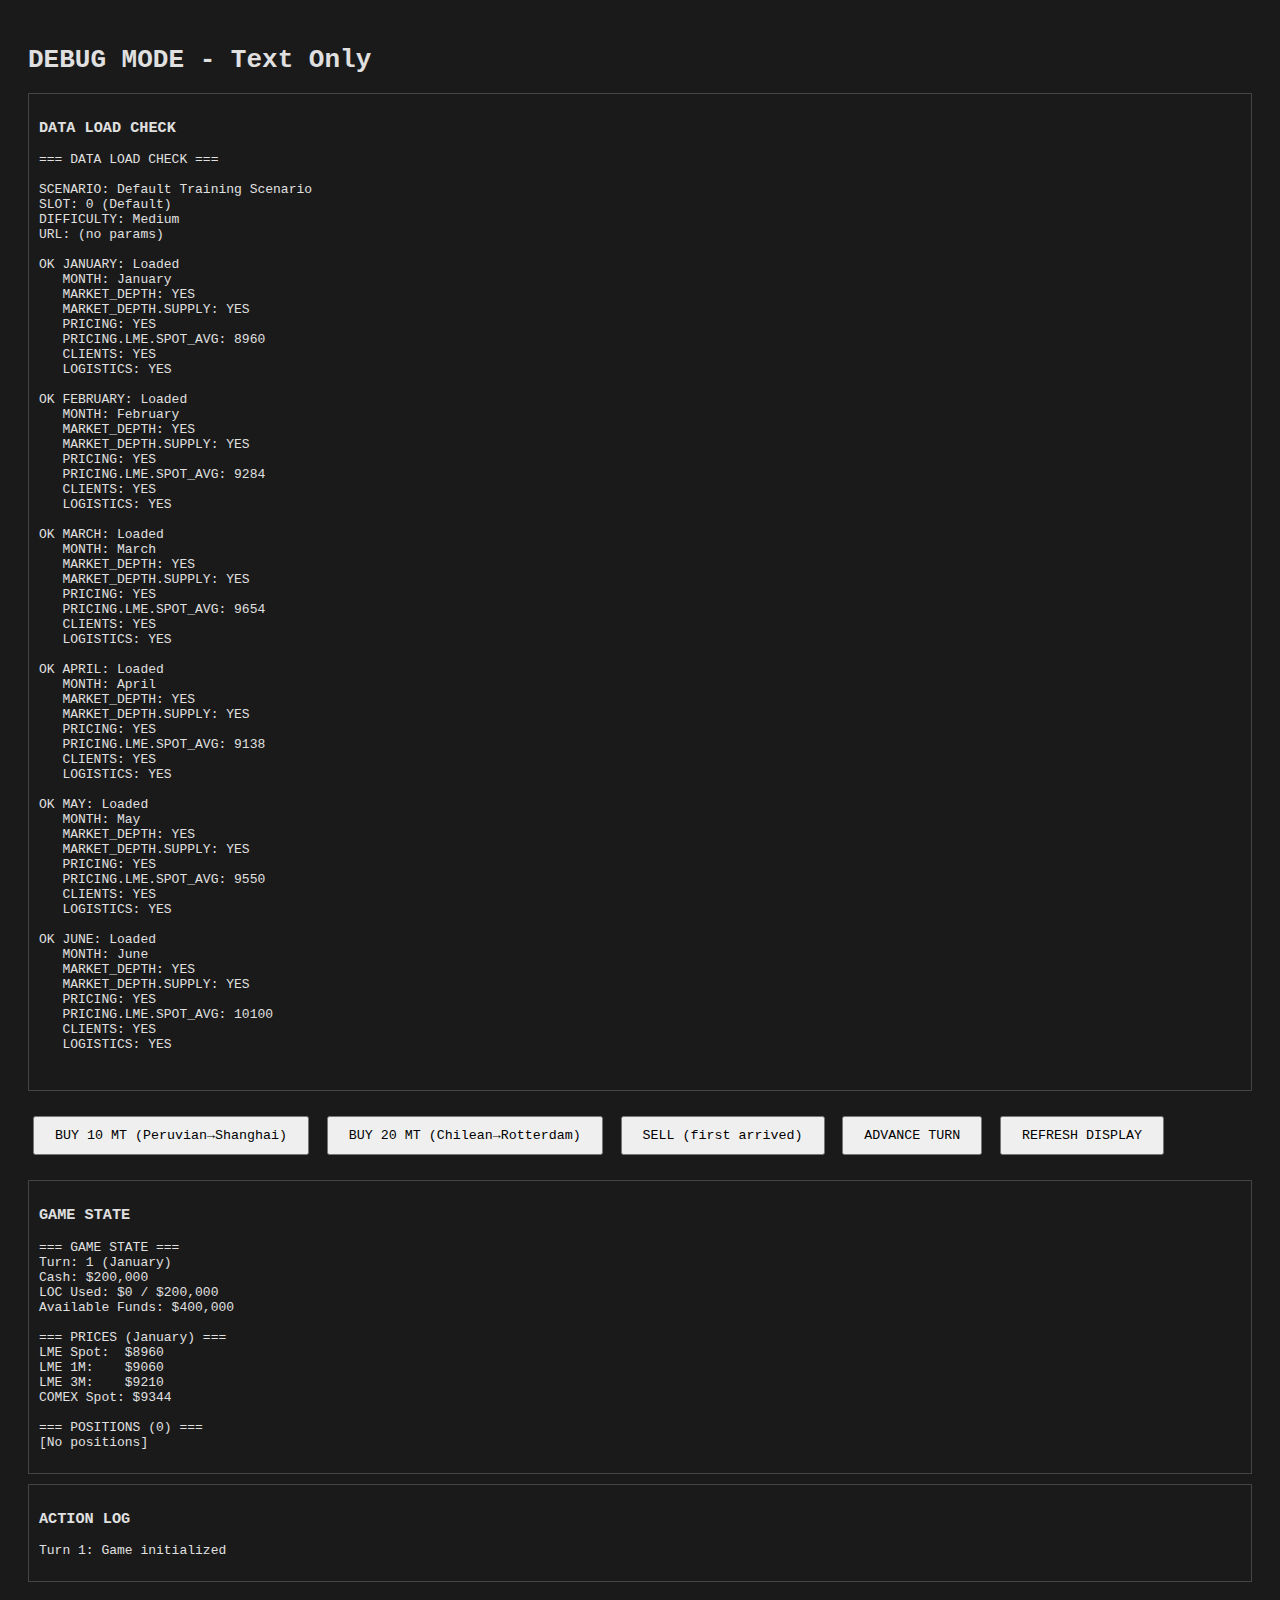
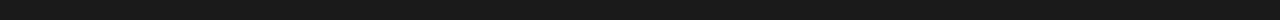
<file: src/debug.html>
<!DOCTYPE html>
<html>
<head>
    <meta charset="UTF-8">
    <title>Debug - Trading Simulator</title>
    <style>
        body { background: #1a1a1a; color: #e0e0e0; font-family: monospace; padding: 20px; }
        pre { white-space: pre-wrap; }
        button { margin: 5px; padding: 10px 20px; font-family: monospace; cursor: pointer; }
        #controls { margin: 20px 0; }
        .section { border: 1px solid #444; padding: 10px; margin: 10px 0; }
    </style>

    <!-- Load data files (for default scenarios) -->
    <script src="data/january.js"></script>
    <script src="data/february.js"></script>
    <script src="data/march.js"></script>
    <script src="data/april.js"></script>
    <script src="data/may.js"></script>
    <script src="data/june.js"></script>

    <!-- ScenarioLoader - bridge between admin panel and game -->
    <script src="js/core/scenario-loader.js"></script>
</head>
<body>
    <h1>DEBUG MODE - Text Only</h1>

    <div class="section">
        <h3>DATA LOAD CHECK</h3>
        <pre id="dataCheck"></pre>
    </div>

    <div id="controls">
        <button onclick="buy('PERUVIAN', 10, 'SHANGHAI')">BUY 10 MT (Peruvian→Shanghai)</button>
        <button onclick="buy('CHILEAN', 20, 'ROTTERDAM')">BUY 20 MT (Chilean→Rotterdam)</button>
        <button onclick="sell()">SELL (first arrived)</button>
        <button onclick="advance()">ADVANCE TURN</button>
        <button onclick="refresh()">REFRESH DISPLAY</button>
    </div>

    <div class="section">
        <h3>GAME STATE</h3>
        <pre id="state"></pre>
    </div>

    <div class="section">
        <h3>ACTION LOG</h3>
        <pre id="log"></pre>
    </div>

<script>
// ============================================================
// MINIMAL GAME STATE - Just the essentials
// ============================================================

const GAME = {
    turn: 1,
    month: 0, // 0=Jan, 1=Feb, etc.
    cash: 200000,
    locLimit: 200000,
    locUsed: 0,
    positions: [],
    history: [],

    // All month data
    monthData: []
};

// Port mapping for freight lookup
const PORT_MAP = {
    'PERUVIAN': 'CALLAO',
    'CHILEAN': 'ANTOFAGASTA'
};

// Log helper
function log(msg) {
    GAME.history.push(`Turn ${GAME.turn}: ${msg}`);
    refresh();
}

// ============================================================
// CORE FUNCTIONS
// ============================================================

function buy(supplier, tonnage, destination) {
    const data = GAME.monthData[GAME.month];
    if (!data) {
        log('ERROR: No month data loaded');
        return;
    }

    // Get supplier info
    const supplyData = data.MARKET_DEPTH.SUPPLY[supplier];
    if (!supplyData) {
        log(`ERROR: Unknown supplier ${supplier}`);
        return;
    }

    // Get freight info
    const portKey = PORT_MAP[supplier];
    const freightData = data.LOGISTICS.FREIGHT_RATES[portKey][destination];
    if (!freightData) {
        log(`ERROR: Unknown route ${portKey} → ${destination}`);
        return;
    }

    // Calculate price
    const spotPrice = data.PRICING.LME.SPOT_AVG;
    const premium = supplyData.SUPPLIER_PREMIUM_USD || 0;
    const freight = freightData.CIF_RATE_USD_PER_TONNE;
    const pricePerMT = spotPrice + premium + freight;
    const totalCost = pricePerMT * tonnage;

    // Check funds
    const available = GAME.cash + (GAME.locLimit - GAME.locUsed);
    if (totalCost > available) {
        log(`ERROR: Insufficient funds. Need $${totalCost}, have $${available}`);
        return;
    }

    // Deduct funds
    if (totalCost <= GAME.cash) {
        GAME.cash -= totalCost;
    } else {
        const fromLOC = totalCost - GAME.cash;
        GAME.cash = 0;
        GAME.locUsed += fromLOC;
    }

    // Calculate arrival (turns based on travel days)
    const travelDays = freightData.TRAVEL_TIME_DAYS;
    const turnsToArrive = Math.ceil(travelDays / 2.5); // ~2.5 days per turn
    const arrivalTurn = GAME.turn + turnsToArrive;

    // Create position
    const position = {
        id: GAME.positions.length + 1,
        supplier: supplier,
        origin: portKey,
        destination: destination,
        tonnage: tonnage,
        pricePerMT: pricePerMT,
        totalCost: totalCost,
        purchaseTurn: GAME.turn,
        arrivalTurn: arrivalTurn,
        status: 'IN_TRANSIT'
    };

    GAME.positions.push(position);
    log(`Bought ${tonnage} MT from ${supplier} @ $${pricePerMT}/MT = $${totalCost}. Arrives turn ${arrivalTurn}`);
}

function sell() {
    // Find first arrived position
    const pos = GAME.positions.find(p => p.status === 'ARRIVED');
    if (!pos) {
        log('ERROR: No arrived positions to sell');
        return;
    }

    const data = GAME.monthData[GAME.month];
    const spotPrice = data.PRICING.LME.SPOT_AVG;
    const clientPremium = 120; // Asia premium
    const salePrice = spotPrice + clientPremium;
    const revenue = salePrice * pos.tonnage;
    const profit = revenue - pos.totalCost;

    // Add revenue
    GAME.cash += revenue;

    // Mark as sold
    pos.status = 'SOLD';
    pos.salePrice = salePrice;
    pos.revenue = revenue;
    pos.profit = profit;

    log(`Sold ${pos.tonnage} MT @ $${salePrice}/MT = $${revenue}. Profit: $${profit}`);
}

function advance() {
    GAME.turn++;

    // Check month change (every 12 turns)
    if (GAME.turn > 12) {
        GAME.turn = 1;
        GAME.month++;
        if (GAME.month > 5) {
            log('GAME OVER - Completed 6 months');
            return;
        }
        log(`New month: ${getMonthName(GAME.month)}`);
    }

    // Update position statuses
    GAME.positions.forEach(pos => {
        if (pos.status === 'IN_TRANSIT' && GAME.turn >= pos.arrivalTurn) {
            pos.status = 'ARRIVED';
            log(`Position #${pos.id} ARRIVED at ${pos.destination}`);
        }
    });

    log(`Advanced to turn ${GAME.turn}`);
}

function getMonthName(index) {
    return ['January', 'February', 'March', 'April', 'May', 'June'][index] || 'Unknown';
}

// ============================================================
// DISPLAY FUNCTIONS
// ============================================================

function refresh() {
    const data = GAME.monthData[GAME.month];

    // State display
    let state = `=== GAME STATE ===
Turn: ${GAME.turn} (${getMonthName(GAME.month)})
Cash: $${GAME.cash.toLocaleString()}
LOC Used: $${GAME.locUsed.toLocaleString()} / $${GAME.locLimit.toLocaleString()}
Available Funds: $${(GAME.cash + GAME.locLimit - GAME.locUsed).toLocaleString()}

=== PRICES (${getMonthName(GAME.month)}) ===`;

    if (data && data.PRICING) {
        state += `
LME Spot:  $${data.PRICING.LME.SPOT_AVG}
LME 1M:    $${data.PRICING.LME.FUTURES_1M}
LME 3M:    $${data.PRICING.LME.FUTURES_3M}
COMEX Spot: $${data.PRICING.COMEX.SPOT_AVG}`;
    } else {
        state += '\n[NO PRICING DATA]';
    }

    state += `

=== POSITIONS (${GAME.positions.length}) ===`;

    if (GAME.positions.length === 0) {
        state += '\n[No positions]';
    } else {
        GAME.positions.forEach(pos => {
            state += `
#${pos.id}: ${pos.tonnage} MT | ${pos.origin}→${pos.destination} | ${pos.status}`;
            if (pos.status === 'IN_TRANSIT') {
                state += ` | Arrives: Turn ${pos.arrivalTurn}`;
            }
            if (pos.status === 'SOLD') {
                state += ` | Profit: $${pos.profit}`;
            }
        });
    }

    document.getElementById('state').textContent = state;

    // Log display
    document.getElementById('log').textContent = GAME.history.join('\n');
}

function checkDataLoad() {
    let result = '=== DATA LOAD CHECK ===\n\n';

    // Initialize ScenarioLoader first (checks URL params)
    ScenarioLoader.init();

    // Log current URL for debugging
    console.log('[DEBUG] Current URL:', window.location.href);
    console.log('[DEBUG] URL search params:', window.location.search);

    // Check what's actually in localStorage
    console.log('[DEBUG] localStorage slots:');
    for (let i = 1; i <= 3; i++) {
        const key = `simulation_slot_${i}`;
        const data = localStorage.getItem(key);
        if (data) {
            try {
                const parsed = JSON.parse(data);
                console.log(`[DEBUG]   Slot ${i}: "${parsed.metadata?.name}" - LME Month 1: ${parsed.pricing?.lme?.[1]?.average}`);
            } catch (e) {
                console.log(`[DEBUG]   Slot ${i}: (invalid JSON)`);
            }
        } else {
            console.log(`[DEBUG]   Slot ${i}: (empty)`);
        }
    }

    // Use ScenarioLoader to load the selected scenario
    const isCustom = ScenarioLoader.loadSelectedScenario();
    const selectedSlot = ScenarioLoader.getSelectedSlot();
    const metadata = ScenarioLoader.getMetadata();

    console.log('[DEBUG] isCustom:', isCustom);
    console.log('[DEBUG] selectedSlot:', selectedSlot);

    result += `SCENARIO: ${metadata.name}\n`;
    result += `SLOT: ${selectedSlot} (${isCustom ? 'Custom' : 'Default'})\n`;
    result += `DIFFICULTY: ${metadata.difficulty || 'Medium'}\n`;
    result += `URL: ${window.location.search || '(no params)'}\n\n`;

    // Get all month data from ScenarioLoader
    const allMonthData = ScenarioLoader.getAllMonthData();
    const monthNames = ['JANUARY', 'FEBRUARY', 'MARCH', 'APRIL', 'MAY', 'JUNE'];

    allMonthData.forEach((data, index) => {
        const name = monthNames[index];
        if (data) {
            result += `OK ${name}: Loaded\n`;
            result += `   MONTH: ${data.MONTH}\n`;
            result += `   MARKET_DEPTH: ${data.MARKET_DEPTH ? 'YES' : 'NO'}\n`;
            result += `   MARKET_DEPTH.SUPPLY: ${data.MARKET_DEPTH?.SUPPLY ? 'YES' : 'NO'}\n`;
            result += `   PRICING: ${data.PRICING ? 'YES' : 'NO'}\n`;
            result += `   PRICING.LME.SPOT_AVG: ${data.PRICING?.LME?.SPOT_AVG || 'MISSING'}\n`;
            result += `   CLIENTS: ${data.CLIENTS ? 'YES' : 'NO'}\n`;
            result += `   LOGISTICS: ${data.LOGISTICS ? 'YES' : 'NO'}\n\n`;

            // Add to game data array
            GAME.monthData.push(data);
        } else {
            result += `X ${name}: NOT LOADED\n\n`;
            GAME.monthData.push(null);
        }
    });

    // Show settings if custom scenario
    if (isCustom) {
        const settings = ScenarioLoader.getSettings();
        result += `\n=== SCENARIO SETTINGS ===\n`;
        result += `Starting Funds: $${settings.startingFunds?.toLocaleString() || 'N/A'}\n`;
        result += `LOC Limit: $${settings.locLimit?.toLocaleString() || 'N/A'}\n`;
        result += `Interest Rate: ${settings.interestRate || 'N/A'}%\n`;

        // Apply settings
        GAME.cash = settings.startingFunds || 200000;
        GAME.locLimit = settings.locLimit || 200000;
    }

    // Show events count
    const events = ScenarioLoader.getEvents();
    if (events.length > 0) {
        result += `\n=== EVENTS: ${events.length} ===\n`;
        events.slice(0, 3).forEach(e => {
            result += `- ${e.name || 'Unnamed'} (Period ${e.startPeriod}-${e.endPeriod})\n`;
        });
        if (events.length > 3) {
            result += `... and ${events.length - 3} more\n`;
        }
    }

    document.getElementById('dataCheck').textContent = result;
}

// ============================================================
// INITIALIZATION
// ============================================================

window.onload = function() {
    console.log('Debug page loading...');
    checkDataLoad();
    refresh();
    log('Game initialized');
};
</script>
</body>
</html>
</file>
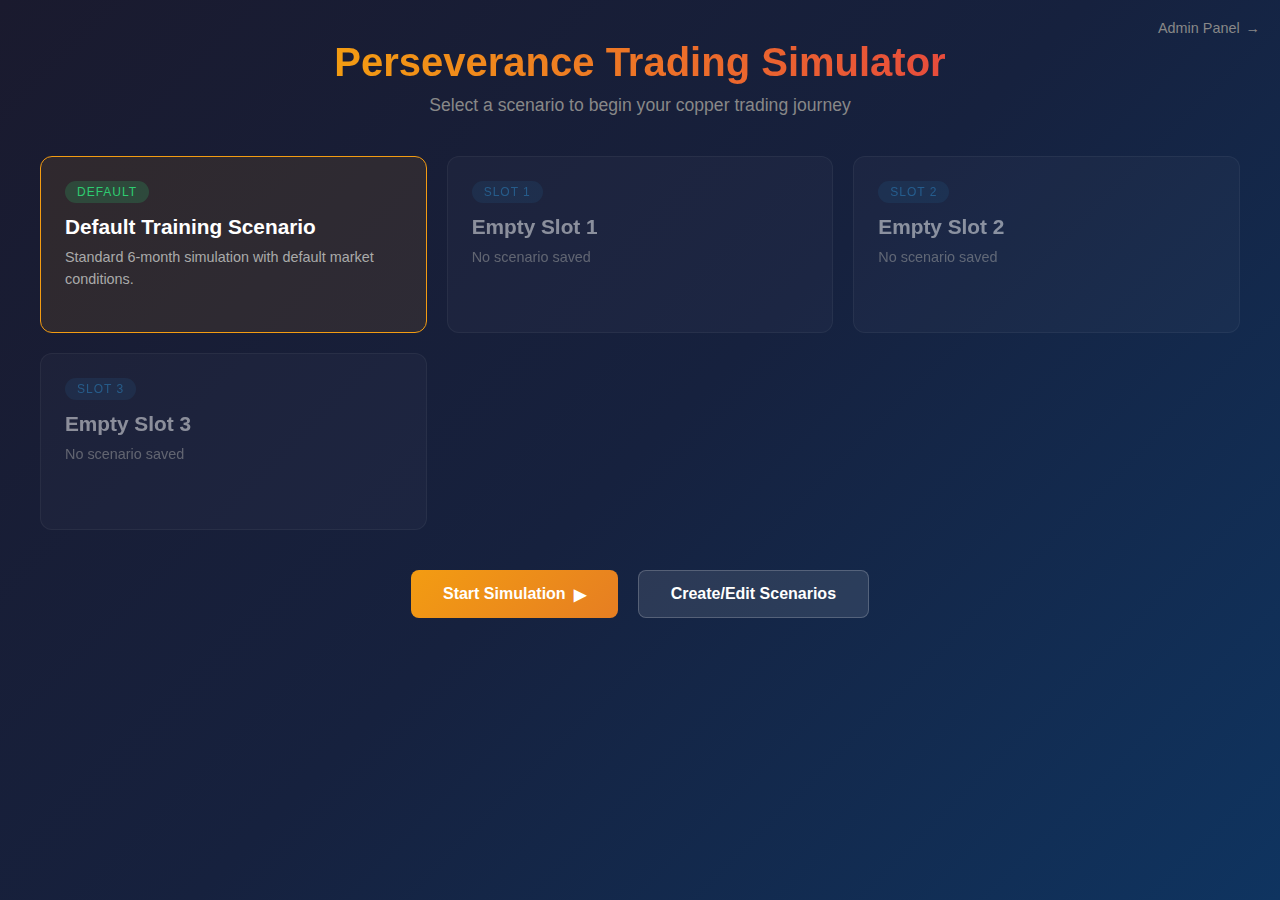
<file: src/scenario-select.html>
<!DOCTYPE html>
<html lang="en">
<head>
    <meta charset="UTF-8">
    <meta name="viewport" content="width=device-width, initial-scale=1.0">
    <title>Select Scenario - Perseverance Trading Simulator</title>
    <style>
        * {
            box-sizing: border-box;
            margin: 0;
            padding: 0;
        }

        body {
            font-family: 'Segoe UI', Tahoma, Geneva, Verdana, sans-serif;
            background: linear-gradient(135deg, #1a1a2e 0%, #16213e 50%, #0f3460 100%);
            min-height: 100vh;
            color: #e0e0e0;
            display: flex;
            flex-direction: column;
            align-items: center;
            padding: 40px 20px;
        }

        h1 {
            font-size: 2.5rem;
            margin-bottom: 10px;
            background: linear-gradient(90deg, #f39c12, #e74c3c);
            -webkit-background-clip: text;
            -webkit-text-fill-color: transparent;
            background-clip: text;
        }

        .subtitle {
            color: #888;
            margin-bottom: 40px;
            font-size: 1.1rem;
        }

        .scenario-grid {
            display: grid;
            grid-template-columns: repeat(auto-fit, minmax(300px, 1fr));
            gap: 20px;
            max-width: 1200px;
            width: 100%;
        }

        .scenario-card {
            background: rgba(255, 255, 255, 0.05);
            border: 1px solid rgba(255, 255, 255, 0.1);
            border-radius: 12px;
            padding: 24px;
            cursor: pointer;
            transition: all 0.3s ease;
            position: relative;
            overflow: hidden;
        }

        .scenario-card:hover {
            transform: translateY(-4px);
            border-color: #f39c12;
            box-shadow: 0 8px 30px rgba(243, 156, 18, 0.2);
        }

        .scenario-card.selected {
            border-color: #f39c12;
            background: rgba(243, 156, 18, 0.1);
        }

        .scenario-card.empty {
            opacity: 0.5;
            cursor: not-allowed;
        }

        .scenario-card.empty:hover {
            transform: none;
            border-color: rgba(255, 255, 255, 0.1);
            box-shadow: none;
        }

        .card-header {
            display: flex;
            justify-content: space-between;
            align-items: flex-start;
            margin-bottom: 12px;
        }

        .slot-badge {
            background: rgba(255, 255, 255, 0.1);
            padding: 4px 12px;
            border-radius: 20px;
            font-size: 0.75rem;
            text-transform: uppercase;
            letter-spacing: 1px;
        }

        .slot-badge.default {
            background: rgba(46, 204, 113, 0.2);
            color: #2ecc71;
        }

        .slot-badge.custom {
            background: rgba(52, 152, 219, 0.2);
            color: #3498db;
        }

        .scenario-name {
            font-size: 1.3rem;
            font-weight: 600;
            margin-bottom: 8px;
            color: #fff;
        }

        .scenario-description {
            color: #aaa;
            font-size: 0.9rem;
            line-height: 1.5;
            margin-bottom: 16px;
            min-height: 45px;
        }

        .scenario-meta {
            display: flex;
            gap: 16px;
            flex-wrap: wrap;
            font-size: 0.85rem;
            color: #888;
        }

        .meta-item {
            display: flex;
            align-items: center;
            gap: 6px;
        }

        .meta-item .icon {
            font-size: 1rem;
        }

        .difficulty-badge {
            padding: 2px 8px;
            border-radius: 4px;
            font-size: 0.75rem;
            font-weight: 600;
        }

        .difficulty-easy {
            background: rgba(46, 204, 113, 0.2);
            color: #2ecc71;
        }

        .difficulty-medium {
            background: rgba(241, 196, 15, 0.2);
            color: #f1c40f;
        }

        .difficulty-hard {
            background: rgba(231, 76, 60, 0.2);
            color: #e74c3c;
        }

        .action-buttons {
            margin-top: 40px;
            display: flex;
            gap: 20px;
            justify-content: center;
            flex-wrap: wrap;
        }

        .btn {
            padding: 14px 32px;
            border: none;
            border-radius: 8px;
            font-size: 1rem;
            font-weight: 600;
            cursor: pointer;
            transition: all 0.2s ease;
            text-decoration: none;
            display: inline-flex;
            align-items: center;
            gap: 8px;
        }

        .btn-primary {
            background: linear-gradient(135deg, #f39c12, #e67e22);
            color: #fff;
        }

        .btn-primary:hover {
            transform: translateY(-2px);
            box-shadow: 0 4px 20px rgba(243, 156, 18, 0.4);
        }

        .btn-primary:disabled {
            opacity: 0.5;
            cursor: not-allowed;
            transform: none;
            box-shadow: none;
        }

        .btn-secondary {
            background: rgba(255, 255, 255, 0.1);
            color: #fff;
            border: 1px solid rgba(255, 255, 255, 0.2);
        }

        .btn-secondary:hover {
            background: rgba(255, 255, 255, 0.15);
        }

        .admin-link {
            position: absolute;
            top: 20px;
            right: 20px;
            color: #888;
            font-size: 0.9rem;
            text-decoration: none;
            display: flex;
            align-items: center;
            gap: 6px;
            transition: color 0.2s;
        }

        .admin-link:hover {
            color: #f39c12;
        }

        .loading {
            text-align: center;
            padding: 60px;
            color: #888;
        }

        .no-scenarios {
            text-align: center;
            padding: 40px;
            color: #888;
        }

        @media (max-width: 768px) {
            h1 {
                font-size: 1.8rem;
            }

            .scenario-grid {
                grid-template-columns: 1fr;
            }

            .action-buttons {
                flex-direction: column;
                align-items: stretch;
            }

            .btn {
                justify-content: center;
            }
        }
    </style>
</head>
<body>
    <a href="index.html" class="admin-link">
        <span>Admin Panel</span>
        <span>&#8594;</span>
    </a>

    <h1>Perseverance Trading Simulator</h1>
    <p class="subtitle">Select a scenario to begin your copper trading journey</p>

    <div class="scenario-grid" id="scenarioGrid">
        <div class="loading">Loading scenarios...</div>
    </div>

    <div class="action-buttons">
        <button class="btn btn-primary" id="startBtn" disabled>
            <span>Start Simulation</span>
            <span>&#9654;</span>
        </button>
        <a href="index.html" class="btn btn-secondary">
            <span>Create/Edit Scenarios</span>
        </a>
    </div>

    <!-- Load ScenarioLoader -->
    <script src="js/core/scenario-loader.js"></script>

    <script>
        let selectedSlot = null;

        /**
         * Initialize the scenario selection page
         */
        function init() {
            loadScenarios();
            bindEvents();
        }

        /**
         * Load and display available scenarios
         */
        function loadScenarios() {
            const grid = document.getElementById('scenarioGrid');
            const scenarios = ScenarioLoader.getAvailableScenarios();

            if (scenarios.length === 0) {
                grid.innerHTML = '<div class="no-scenarios">No scenarios available. Create one in the Admin Panel.</div>';
                return;
            }

            grid.innerHTML = scenarios.map(scenario => createScenarioCard(scenario)).join('');

            // Bind click events to cards
            grid.querySelectorAll('.scenario-card:not(.empty)').forEach(card => {
                card.addEventListener('click', () => selectScenario(card));
            });

            // Auto-select first available scenario
            const firstAvailable = scenarios.find(s => !s.isEmpty);
            if (firstAvailable !== undefined) {
                selectedSlot = firstAvailable.slot;
                updateSelection();
            }
        }

        /**
         * Create HTML for a scenario card
         */
        function createScenarioCard(scenario) {
            const difficultyClass = getDifficultyClass(scenario.difficulty);
            const slotType = scenario.isDefault ? 'default' : 'custom';
            const emptyClass = scenario.isEmpty ? 'empty' : '';

            const modifiedDate = scenario.modifiedAt
                ? new Date(scenario.modifiedAt).toLocaleDateString()
                : null;

            return `
                <div class="scenario-card ${emptyClass}" data-slot="${scenario.slot}">
                    <div class="card-header">
                        <span class="slot-badge ${slotType}">
                            ${scenario.isDefault ? 'Default' : `Slot ${scenario.slot}`}
                        </span>
                        ${scenario.difficulty ? `
                            <span class="difficulty-badge ${difficultyClass}">${scenario.difficulty}</span>
                        ` : ''}
                    </div>
                    <div class="scenario-name">${escapeHtml(scenario.name)}</div>
                    <div class="scenario-description">${escapeHtml(scenario.description || 'No description available.')}</div>
                    <div class="scenario-meta">
                        ${scenario.eventCount !== undefined ? `
                            <div class="meta-item">
                                <span class="icon">&#128197;</span>
                                <span>${scenario.eventCount} events</span>
                            </div>
                        ` : ''}
                        ${modifiedDate ? `
                            <div class="meta-item">
                                <span class="icon">&#128339;</span>
                                <span>Modified: ${modifiedDate}</span>
                            </div>
                        ` : ''}
                    </div>
                </div>
            `;
        }

        /**
         * Get CSS class for difficulty level
         */
        function getDifficultyClass(difficulty) {
            switch (difficulty?.toLowerCase()) {
                case 'easy': return 'difficulty-easy';
                case 'hard': return 'difficulty-hard';
                default: return 'difficulty-medium';
            }
        }

        /**
         * Select a scenario
         */
        function selectScenario(card) {
            selectedSlot = parseInt(card.dataset.slot, 10);
            updateSelection();
        }

        /**
         * Update visual selection state
         */
        function updateSelection() {
            // Remove selection from all cards
            document.querySelectorAll('.scenario-card').forEach(card => {
                card.classList.remove('selected');
            });

            // Add selection to chosen card
            const selectedCard = document.querySelector(`.scenario-card[data-slot="${selectedSlot}"]`);
            if (selectedCard) {
                selectedCard.classList.add('selected');
            }

            // Enable/disable start button
            const startBtn = document.getElementById('startBtn');
            startBtn.disabled = selectedSlot === null;
        }

        /**
         * Bind event listeners
         */
        function bindEvents() {
            const startBtn = document.getElementById('startBtn');
            startBtn.addEventListener('click', startGame);
        }

        /**
         * Start the game with selected scenario
         */
        function startGame() {
            if (selectedSlot === null) return;

            // Save selection to localStorage as backup
            ScenarioLoader.selectScenario(selectedSlot);

            // Redirect to game page with scenario URL parameter
            // This ensures the correct scenario loads even on page refresh
            // Add newgame=true to indicate this is a fresh game start (clears notifications)
            const scenarioParam = selectedSlot === 0 ? 'default' : `slot_${selectedSlot}`;
            console.log('[ScenarioSelect] Starting game with scenario:', scenarioParam);
            window.location.href = `debug.html?scenario=${scenarioParam}&newgame=true`;
        }

        /**
         * Escape HTML entities
         */
        function escapeHtml(text) {
            const div = document.createElement('div');
            div.textContent = text || '';
            return div.innerHTML;
        }

        // Initialize on DOM ready
        document.addEventListener('DOMContentLoaded', init);
    </script>
</body>
</html>
</file>
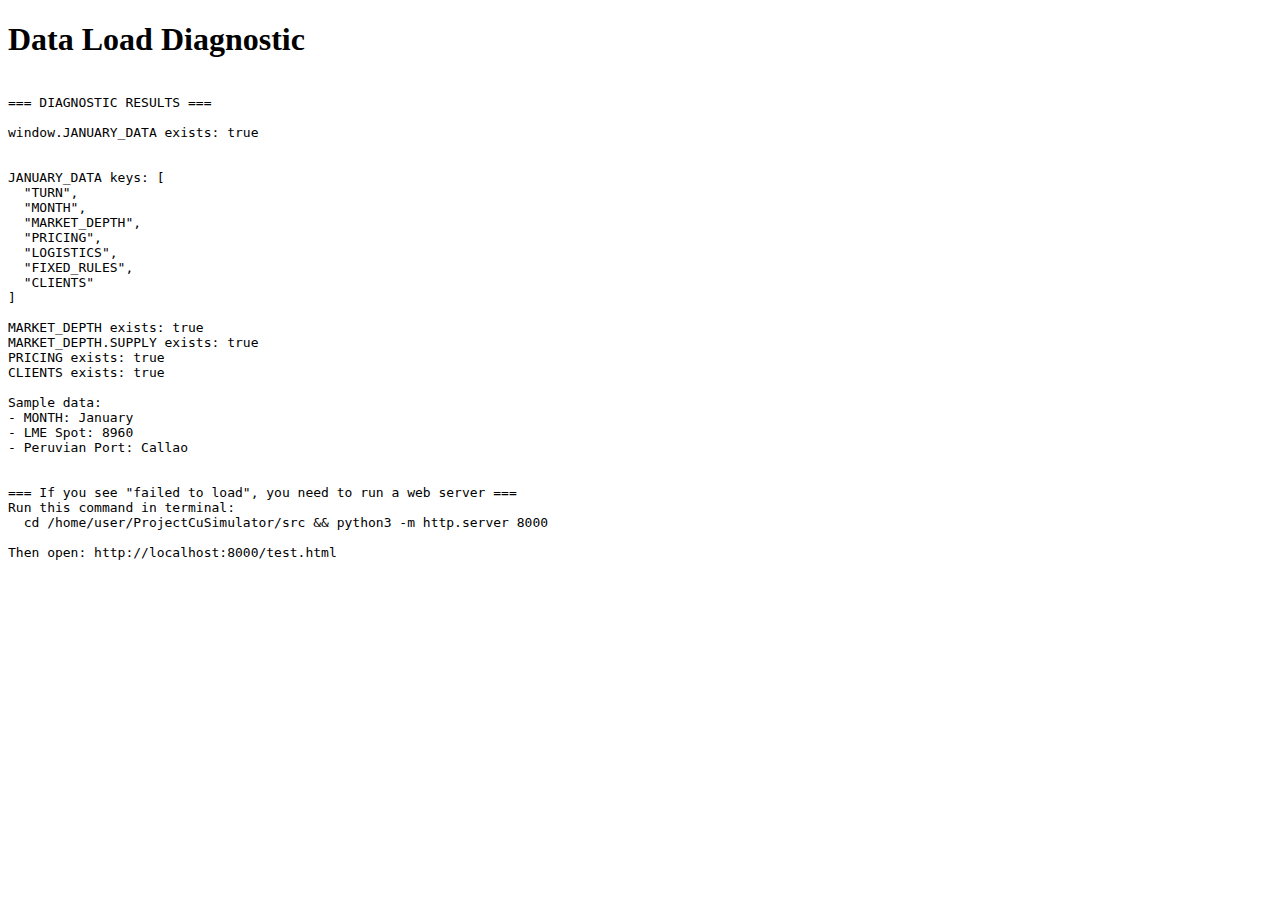
<file: src/test.html>
<!DOCTYPE html>
<html>
<head>
    <title>Data Load Test</title>
    <script src="data/january.js"></script>
</head>
<body>
    <h1>Data Load Diagnostic</h1>
    <pre id="output"></pre>
    <script>
        const out = document.getElementById('output');

        out.textContent = `
=== DIAGNOSTIC RESULTS ===

window.JANUARY_DATA exists: ${!!window.JANUARY_DATA}

${window.JANUARY_DATA ? `
JANUARY_DATA keys: ${JSON.stringify(Object.keys(window.JANUARY_DATA), null, 2)}

MARKET_DEPTH exists: ${!!window.JANUARY_DATA.MARKET_DEPTH}
MARKET_DEPTH.SUPPLY exists: ${!!window.JANUARY_DATA.MARKET_DEPTH?.SUPPLY}
PRICING exists: ${!!window.JANUARY_DATA.PRICING}
CLIENTS exists: ${!!window.JANUARY_DATA.CLIENTS}

Sample data:
- MONTH: ${window.JANUARY_DATA.MONTH}
- LME Spot: ${window.JANUARY_DATA.PRICING?.LME?.SPOT_AVG}
- Peruvian Port: ${window.JANUARY_DATA.MARKET_DEPTH?.SUPPLY?.PERUVIAN?.ORIGIN_PORT}
` : 'JANUARY_DATA failed to load!'}

=== If you see "failed to load", you need to run a web server ===
Run this command in terminal:
  cd /home/user/ProjectCuSimulator/src && python3 -m http.server 8000

Then open: http://localhost:8000/test.html
        `;
    </script>
</body>
</html>
</file>
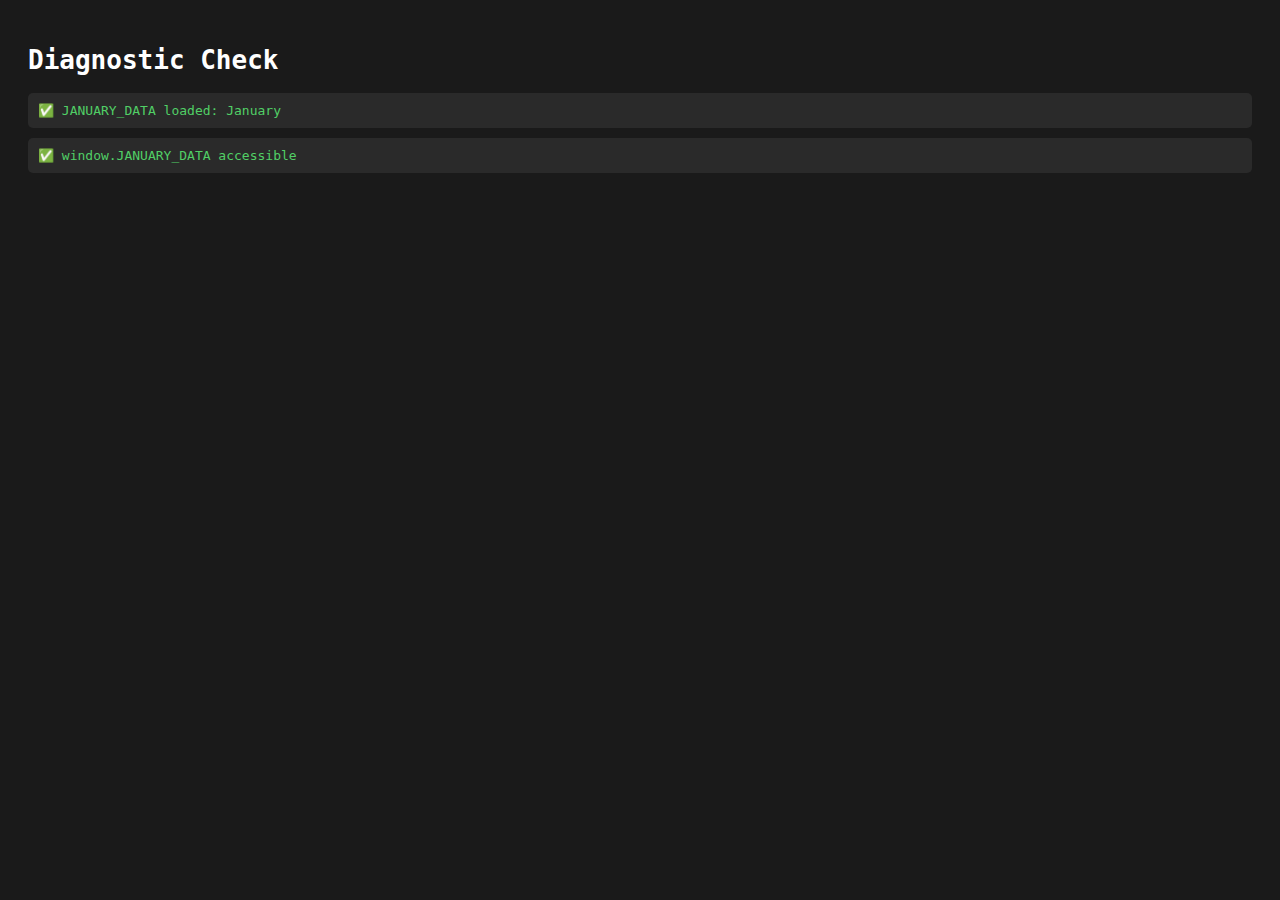
<file: Test Files/check.html>
<!DOCTYPE html>
<html>
<head>
    <meta charset="UTF-8">
    <title>Quick Check</title>
    <style>
        body { background: #1a1a1a; color: #fff; font-family: monospace; padding: 20px; }
        .error { color: #ff6b6b; }
        .success { color: #51cf66; }
        pre { background: #2a2a2a; padding: 10px; margin: 10px 0; border-radius: 5px; }
    </style>
</head>
<body>
    <h1>Diagnostic Check</h1>
    <div id="output"></div>

    <script src="data/january.js"></script>
    <script>
        const output = document.getElementById('output');

        function log(msg, success = true) {
            const p = document.createElement('pre');
            p.className = success ? 'success' : 'error';
            p.textContent = msg;
            output.appendChild(p);
        }

        // Check 1: Data loaded?
        if (typeof JANUARY_DATA !== 'undefined') {
            log('✅ JANUARY_DATA loaded: ' + JANUARY_DATA.MONTH);
        } else {
            log('❌ JANUARY_DATA NOT loaded', false);
        }

        // Check 2: Can we access it via window?
        if (window.JANUARY_DATA) {
            log('✅ window.JANUARY_DATA accessible');
        } else {
            log('❌ window.JANUARY_DATA NOT accessible', false);
        }

        // Wait for page to load then try to import module
        setTimeout(async () => {
            try {
                const module = await import('./js/core/game-state.js');
                log('✅ Successfully imported game-state.js module');
                log('✅ Module exports: ' + Object.keys(module).join(', '));
            } catch (err) {
                log('❌ ERROR importing game-state.js: ' + err.message, false);
                log('❌ Full error: ' + err.stack, false);
            }
        }, 100);
    </script>
</body>
</html>
</file>
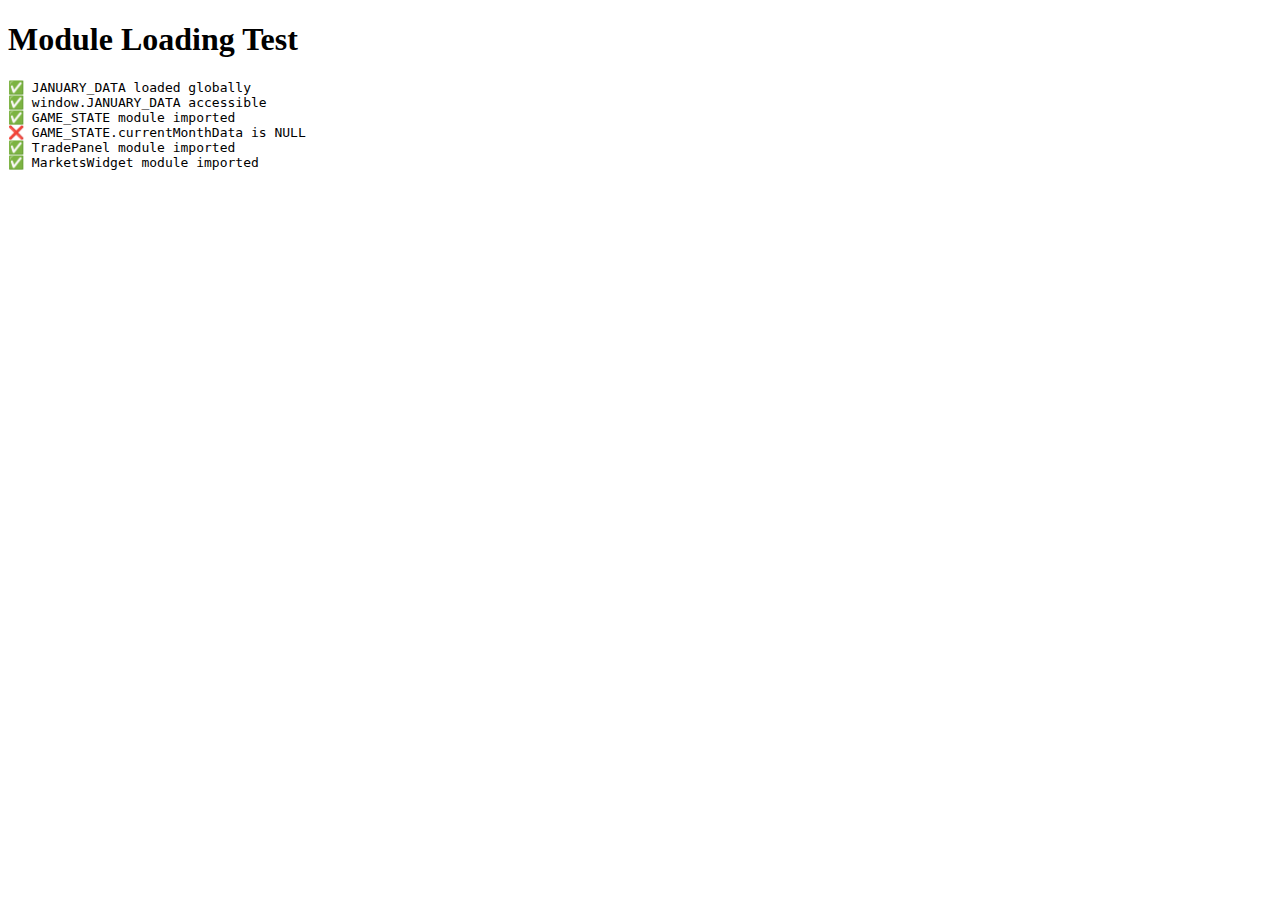
<file: Test Files/debug.html>
<!DOCTYPE html>
<html lang="en">
<head>
    <meta charset="UTF-8">
    <title>Debug Check</title>
</head>
<body>
    <h1>Module Loading Test</h1>
    <div id="results"></div>

    <script src="data/january.js"></script>
    <script type="module">
        const results = [];

        // Check if data loaded
        if (typeof JANUARY_DATA !== 'undefined') {
            results.push('✅ JANUARY_DATA loaded globally');
        } else {
            results.push('❌ JANUARY_DATA NOT loaded');
        }

        if (window.JANUARY_DATA) {
            results.push('✅ window.JANUARY_DATA accessible');
        } else {
            results.push('❌ window.JANUARY_DATA NOT accessible');
        }

        // Try importing modules
        try {
            const { GAME_STATE } = await import('./js/core/game-state.js');
            results.push('✅ GAME_STATE module imported');

            GAME_STATE.init();

            if (GAME_STATE.currentMonthData) {
                results.push('✅ GAME_STATE.currentMonthData set: ' + GAME_STATE.currentMonthData.MONTH);
            } else {
                results.push('❌ GAME_STATE.currentMonthData is NULL');
            }
        } catch (e) {
            results.push('❌ Error importing GAME_STATE: ' + e.message);
        }

        try {
            const { TradePanel } = await import('./js/core/trade-panel.js');
            results.push('✅ TradePanel module imported');
        } catch (e) {
            results.push('❌ Error importing TradePanel: ' + e.message);
        }

        try {
            const { MarketsWidget } = await import('./js/widgets/markets-widget.js');
            results.push('✅ MarketsWidget module imported');
        } catch (e) {
            results.push('❌ Error importing MarketsWidget: ' + e.message);
        }

        document.getElementById('results').innerHTML = '<pre>' + results.join('\n') + '</pre>';
    </script>
</body>
</html>
</file>
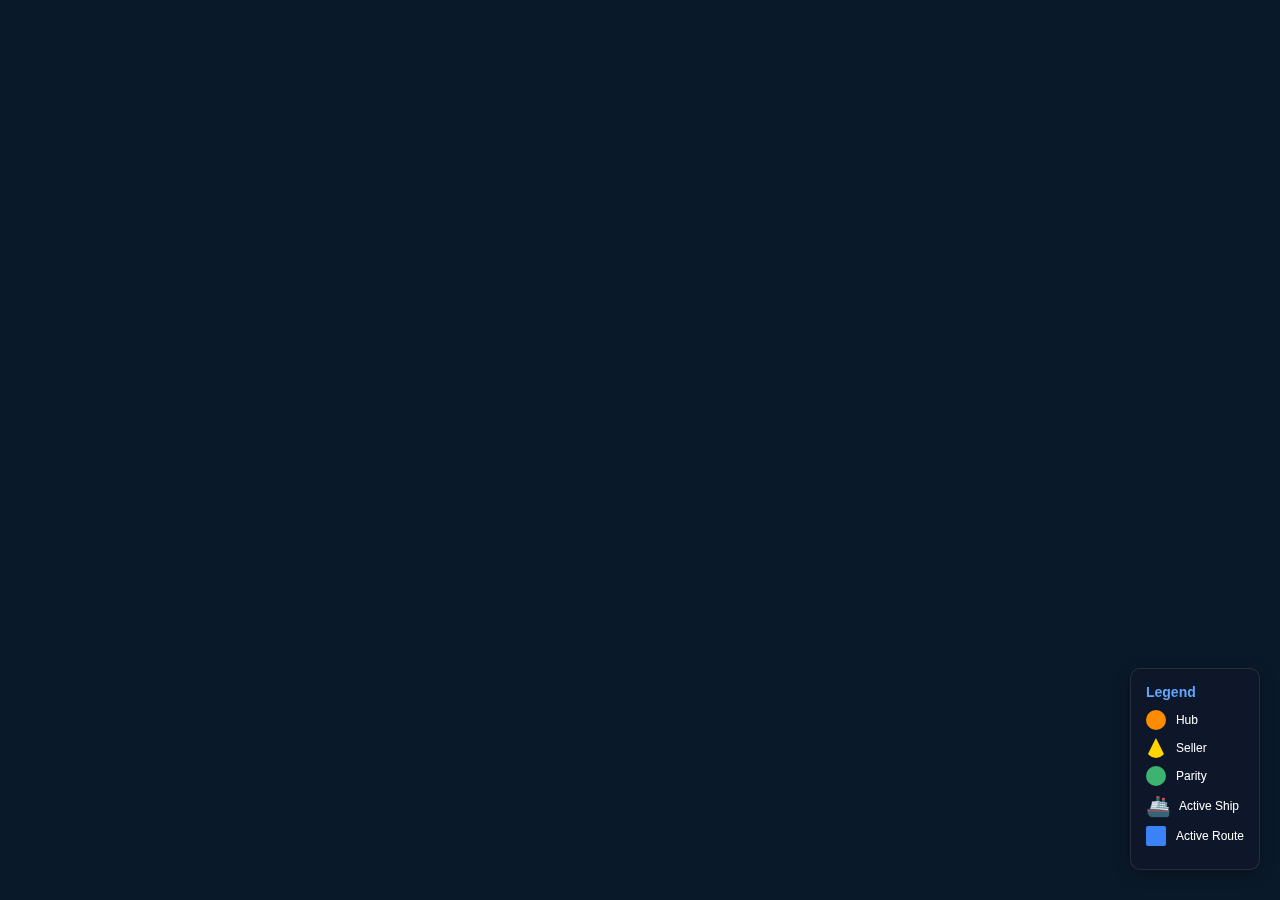
<file: Test Files/maritime_simulator_complete (4).html>
<!DOCTYPE html>
<html lang="en">
<head>
    <meta charset="UTF-8">
    <meta name="viewport" content="width=device-width, initial-scale=1.0">
    <title>Maritime Route Simulator - API Only</title>
    <script src='https://api.mapbox.com/mapbox-gl-js/v2.15.0/mapbox-gl.js'></script>
    <link href='https://api.mapbox.com/mapbox-gl-js/v2.15.0/mapbox-gl.css' rel='stylesheet' />
    <style>
        * {
            margin: 0;
            padding: 0;
            box-sizing: border-box;
        }

        body {
            font-family: 'Segoe UI', Tahoma, Geneva, Verdana, sans-serif;
            background: #0a1929;
            color: #fff;
        }

        #map {
            position: absolute;
            top: 0;
            bottom: 0;
            width: 100%;
        }

        .legend {
            position: absolute;
            bottom: 30px;
            right: 20px;
            background: rgba(15, 23, 42, 0.95);
            padding: 15px;
            border-radius: 10px;
            box-shadow: 0 4px 16px rgba(0, 0, 0, 0.3);
            backdrop-filter: blur(10px);
            border: 1px solid rgba(255, 255, 255, 0.1);
        }

        .legend h3 {
            margin-bottom: 10px;
            color: #60a5fa;
            font-size: 14px;
            font-weight: 600;
        }

        .legend-item {
            display: flex;
            align-items: center;
            margin: 8px 0;
            font-size: 12px;
        }

        .legend-icon {
            width: 20px;
            height: 20px;
            margin-right: 10px;
            border-radius: 50%;
        }

        /* Port Marker Base Styles */
        .port-marker {
            width: 14px;
            height: 14px;
            border: 2px solid #fff;
            box-shadow: 0 0 10px rgba(0, 0, 0, 0.4);
        }

        /* Hub Ports (Orange Circle) */
        .port-buyer {
            background: #ff8c00;
            border-radius: 50%;
        }

        /* Seller Ports (Yellow Triangle) */
        .port-seller {
            background: #ffd700;
            clip-path: polygon(50% 0%, 0% 100%, 100% 100%);
            width: 16px;
            height: 16px;
        }

        /* Parity Ports (Green Circle) */
        .port-other {
            background: #3cb371;
            border-radius: 50%;
        }

        /* Ship Marker (Emoji) */
        .ship-marker {
            font-size: 24px;
            line-height: 1;
            cursor: default;
        }

        .mapboxgl-popup-content {
            background: rgba(15, 23, 42, 0.95);
            color: #e2e8f0;
            border-radius: 8px;
            padding: 12px;
            box-shadow: 0 4px 16px rgba(0, 0, 0, 0.4);
        }

        .mapboxgl-popup-close-button {
            color: #e2e8f0;
        }

        .notification {
            position: absolute;
            top: 20px;
            right: 20px;
            background: linear-gradient(135deg, #10b981 0%, #059669 100%);
            color: white;
            padding: 15px 20px;
            border-radius: 8px;
            box-shadow: 0 4px 16px rgba(16, 185, 129, 0.4);
            z-index: 1000;
            animation: slideIn 0.3s ease;
            display: none;
        }

        @keyframes slideIn {
            from {
                transform: translateX(400px);
                opacity: 0;
            }
            to {
                transform: translateX(0);
                opacity: 1;
            }
        }
    </style>
</head>
<body>
    <div id="map"></div>
    
    <div class="legend">
        <h3>Legend</h3>
        <div class="legend-item">
            <div class="legend-icon" style="background: #ff8c00; border-radius: 50%;"></div>
            <span>Hub</span>
        </div>
        <div class="legend-item">
            <div class="legend-icon" style="background: #ffd700; clip-path: polygon(50% 0%, 0% 100%, 100% 100%);"></div>
            <span>Seller</span>
        </div>
        <div class="legend-item">
            <div class="legend-icon" style="background: #3cb371; border-radius: 50%;"></div>
            <span>Parity</span>
        </div>
        <div class="legend-item">
            <span style="font-size: 20px; margin-right: 8px;">🚢</span>
            <span>Active Ship</span>
        </div>
        <div class="legend-item">
            <div class="legend-icon" style="background: #3b82f6; border-radius: 2px;"></div>
            <span>Active Route</span>
        </div>
    </div>

    <div id="notification" class="notification"></div>

    <script>
        // Mapbox configuration
        mapboxgl.accessToken = 'pk.eyJ1IjoiamRjbTEwMjAwMSIsImEiOiJjbWhtcTdhNGQyNHlmMnFwcjF3YTF6YmlyIn0.uugX8H3ObKHWL7ia1MBFBg';

        // Maritime routes data
        const maritimeData = {
  "generated": "2025-11-06T15:04:04.524Z",
  "routes": {
    "antofagasta_to_neworleans": {
      "from": "antofagasta",
      "to": "neworleans",
      "coordinates": [
        [-70.38027368857385, -23.65804538743801],
        [-70.77074246668165, -23.521415977460208],
        [-83.18053964972563, -4.5682158023983135],
        [-79.47925248454354, 8.678946260002746],
        [-79.56296322591182, 8.94234018619133],
        [-79.69775941454282, 9.114453220642758],
        [-90.06939693248827, 29.879680792858323]
      ]
    },
    "antofagasta_to_houston": {
      "from": "antofagasta",
      "to": "houston",
      "coordinates": [
        [-70.37351565564786, -23.685370364904358],
        [-70.92459677478783, -23.4237673862346],
        [-83.57706656986689, -2.6829113001891045],
        [-79.46696295773795, 8.889314384648316],
        [-80.04214809295547, 9.346375749102577],
        [-86.68957234790524, 22.351157464502663],
        [-94.71820512763713, 29.348665755917267],
        [-94.81304354354992, 29.36316756881537],
        [-95.05929065854988, 29.758267302284438]
      ]
    },
    "antofagasta_to_shanghai": {
      "from": "antofagasta",
      "to": "shanghai",
      "coordinates": [
        [-70.38129892695875, -23.681594317000716],
        [-154.0587559353398, 7.918334989102462],
        [-180.29663552068294, 16.17512824531893],
        [-188.10864255780172, 19.300622889693074],
        [-209.0057770269071, 27.598176555485708],
        [-229.20634034704233, 28.825782998206478],
        [-239.73089925720592, 31.27749328048739]
      ]
    },
    "antofagasta_to_ningbo": {
      "from": "antofagasta",
      "to": "ningbo",
      "coordinates": [
        [-70.39409129978985, -23.64973039600912],
        [-226.48390448404803, 28.52560965993932],
        [-238.5011106986996, 29.580344046708504]
      ]
    },
    "antofagasta_to_busan": {
      "from": "antofagasta",
      "to": "busan",
      "coordinates": [
        [-70.38331695493582, -23.644582393252364],
        [-76.98143466744324, -21.878499367531518],
        [-229.23496975989426, 26.84726733089785],
        [-231.8503544487504, 34.679335811394026]
      ]
    },
    "antofagasta_to_rotterdam": {
      "from": "antofagasta",
      "to": "rotterdam",
      "coordinates": [
        [-70.33552904992261, -23.681802951412237],
        [-74.48304093543494, -22.85756101323257],
        [-84.4922729143056, -2.4822260034416956],
        [-79.21429382133846, 8.648339728697124],
        [-80.33303628129893, 9.70620964779836],
        [-60.26840516428908, 19.816379341638665],
        [-2.552198539061095, 49.85040139723],
        [1.4597996747856428, 50.94129949061167],
        [3.9514568196404127, 52.01378386432762],
        [4.2920884293174595, 51.91661875344468]
      ]
    },
    "antofagasta_to_antwerp": {
      "from": "antofagasta",
      "to": "antwerp",
      "coordinates": [
        [-70.36602463236794, -23.704776098187637],
        [-73.61500404095676, -23.24656550130294],
        [-84.63420402488448, -3.7758279974820113],
        [-79.26239674091981, 8.735171821003334],
        [-80.40019168578668, 9.630566191675726],
        [-60.67511725889308, 18.909058035896166],
        [-2.8655899410126153, 49.8905755679736],
        [3.2723984850456986, 51.45597152918657],
        [3.6318428496692547, 51.41073561830481],
        [3.8144026633632677, 51.36359329180718],
        [3.9805950454853303, 51.41623239305133],
        [4.202184888313923, 51.38167025737357]
      ]
    },
    "antofagasta_to_valencia": {
      "from": "antofagasta",
      "to": "valencia",
      "coordinates": [
        [-70.35199717421811, -23.64221606880845],
        [-71.26899149690549, -23.523370291426062],
        [-85.1426389785789, -3.129083969896328],
        [-79.19192788268246, 7.955686792082034],
        [-79.48586964943436, 8.88961155506189],
        [-80.24747217960793, 9.570715194241231],
        [-61.246157374576185, 19.303474479423286],
        [-15.284130933572754, 34.832702596046445],
        [-4.256919701688531, 36.09184521888439],
        [-0.5188301185889088, 37.035696420366264],
        [0.8491739890918666, 38.84339995551264],
        [0.12203667059463896, 39.48362106984945],
        [-0.3181317020702181, 39.42841042230626]
      ]
    },
    "antofagasta_to_singapore": {
      "from": "antofagasta",
      "to": "singapore",
      "coordinates": [
        [-70.34493369904119, -23.69215197330182],
        [-205.15502306494105, -13.231405691018125],
        [-225.15206365906704, -8.321926680462354],
        [-247.64873432745873, -5.219569889748101],
        [-253.900512616017, 0.16901384178579804]
      ]
    },
    "antofagasta_to_newark": {
      "from": "antofagasta",
      "to": "newark",
      "coordinates": [
        [-70.40678028832394, -23.728462727587626],
        [-72.31000814689757, -22.89387540365773],
        [-85.17522141902634, -4.2772522110122395],
        [-79.29251780366793, 8.759704105808495],
        [-80.4563197467571, 9.706442907106066],
        [-73.50901703739343, 20.358404571464902],
        [-72.57123351902327, 21.479623679049993],
        [-72.09723304693972, 22.918938495110936],
        [-73.7512529627448, 40.42985227155464],
        [-74.05522080227816, 40.60378404420146]
      ]
    },
    "antofagasta_to_montreal": {
      "from": "antofagasta",
      "to": "montreal",
      "coordinates": [
        [-70.37681944168037, -23.68056949566143],
        [-71.64320194750157, -23.16125104527829],
        [-82.9906801716787, -4.35803920060134],
        [-82.58740311202791, -0.5860975282232346],
        [-79.66399635798997, 8.991838695009334],
        [-80.1781263238636, 9.473168853976883],
        [-60.07024936629765, 21.012950867042854],
        [-59.59611940042403, 21.46093898896296],
        [-62.56887486066945, 32.55824866978039],
        [-65.53848035470992, 43.5904945662693],
        [-68.55598188532831, 46.8566828625579],
        [-72.72490279408154, 46.25129637442046],
        [-73.61923345139037, 45.46301336964149]
      ]
    },
    "callao_to_rotterdam": {
      "from": "callao",
      "to": "rotterdam",
      "coordinates": [
        [-77.13740288052355, -12.042174522320934],
        [-82.98697248551603, -4.384527703899025],
        [-79.38165092688719, 8.842014953951377],
        [-80.2066813461081, 9.482932355526444],
        [-46.29473700256813, 27.173026182615686],
        [-2.158867745600361, 50.10418483816554],
        [1.3274839459096484, 50.85637317946478],
        [3.3597428532351614, 52.07479211103336],
        [4.111899731178795, 51.97698362413186],
        [4.301087323071016, 51.89006916866472],
        [4.458743649646664, 51.904948051462696]
      ]
    },
    "callao_to_hamburg": {
      "from": "callao",
      "to": "hamburg",
      "coordinates": [
        [-77.14779610597394, -12.051149177644817],
        [-83.6464354887381, -6.226526924440407],
        [-78.71239601249097, 7.8400929657871785],
        [-79.61964961110102, 9.000742157147329],
        [-80.24033293969444, 9.528831930428339],
        [-35.76877279893401, 31.809244874833283],
        [-4.635791951109297, 49.598868009511165],
        [1.2752695008925627, 50.744548045510356],
        [4.881344459967977, 53.5664979430546],
        [8.478076049984054, 53.93780540235275],
        [8.931595450426954, 53.86145847705046],
        [9.38511485087102, 53.86909944817867],
        [9.734972674069695, 53.546975622825386],
        [10.007084314336367, 53.531574839744735]
      ]
    },
    "callao_to_antwerp": {
      "from": "callao",
      "to": "antwerp",
      "coordinates": [
        [-77.12833635775144, -12.058538771363843],
        [-82.61754036712634, -6.003844453311942],
        [-79.13603399981073, 7.99063413292204],
        [-79.39215312056194, 8.899047328502434],
        [-80.54658260572036, 9.685965983828723],
        [-61.8490624403524, 18.567569551340924],
        [-2.3071673448225454, 50.038405339052275],
        [1.039271134593946, 50.537299238129805],
        [2.046250656531214, 51.324053685664666],
        [3.4691298832154587, 51.431456233156695],
        [3.802398921816973, 51.37276717305676],
        [3.9371484516905184, 51.38821472420332],
        [3.9591483749351255, 51.42252395194001],
        [4.110397847242382, 51.38478238560745],
        [4.242397386710394, 51.35903163943303],
        [4.2863972331998355, 51.302329008220596],
        [4.35239700293377, 51.221449627739986]
      ]
    },
    "callao_to_valencia": {
      "from": "callao",
      "to": "valencia",
      "coordinates": [
        [-77.07450961035555, -12.019156658689084],
        [-82.2318522568493, -5.766636389022338],
        [-80.75503055055405, 3.12586100838152],
        [-79.37187363171145, 8.77265812725689],
        [-80.01231094128018, 9.378812615817694],
        [-37.78693710643847, 28.271327861440213],
        [-6.082934235110287, 35.940269193780935],
        [-4.2781408832818215, 36.07867789910446],
        [-0.6385038686482858, 36.99774471673568],
        [0.565675633794342, 38.98921039743928],
        [-0.1018769811103084, 39.44464493282544],
        [-0.3609272495797029, 39.37536289863286]
      ]
    },
    "callao_to_shanghai": {
      "from": "callao",
      "to": "shanghai",
      "coordinates": [
        [-77.13932668182368, -12.047655392948982],
        [-229.97753923429357, 28.93250464686099],
        [-239.0432828701107, 30.98366791566052]
      ]
    },
    "callao_to_ningbo": {
      "from": "callao",
      "to": "ningbo",
      "coordinates": [
        [-77.03788642066122, -12.007745492290852],
        [-229.50963798573264, 27.618958891852714],
        [-239.0067254115147, 28.362733239647724]
      ]
    },
    "callao_to_busan": {
      "from": "callao",
      "to": "busan",
      "coordinates": [
        [-77.02667178662523, -12.00188207405023],
        [-229.95340163944522, 29.219063834641204],
        [-232.3884167477807, 34.78079796679873]
      ]
    },
    "callao_to_singapore": {
      "from": "callao",
      "to": "singapore",
      "coordinates": [
        [-77.08733388246937, -12.067443396290031],
        [-213.94269010696684, -11.796428868964568],
        [-219.0496489885117, -10.254109924068203],
        [-233.38841815592627, -6.562884575235316],
        [-250.47708825955723, -4.412279024067516],
        [-255.72304014090264, 2.2107389635468735]
      ]
    },
    "antofagasta_to_hamburg": {
      "from": "antofagasta",
      "to": "hamburg",
      "coordinates": [
        [-70.3948002838144, -23.686578802388183],
        [-71.02439833929935, -23.51349688547316],
        [-84.36315536586682, -3.8974978539955885],
        [-79.31885868815691, 8.713315875068503],
        [-79.67609939923123, 9.081827998505489],
        [-80.11739674820541, 9.40331827365327],
        [-39.4566338219787, 27.76327430163498],
        [-2.995324656181367, 49.86810360564428],
        [1.2363690139382015, 50.72379343069662],
        [4.720560696836429, 53.415463124936906],
        [8.438875854275182, 54.03851819287817],
        [8.882133774087606, 53.863038660512785],
        [9.260917814653197, 53.863038660512785],
        [9.5832872108802, 53.619949644330916],
        [9.749600830993387, 53.54222055265504]
      ]
    }
  }
};

        // Port locations (derived from routes)
        const portLocations = {
            antofagasta: { name: 'Antofagasta', coords: [-70.38, -23.65] },
            callao: { name: 'Callao', coords: [-77.13, -12.04] },
            neworleans: { name: 'New Orleans', coords: [-90.07, 29.88] },
            houston: { name: 'Houston', coords: [-95.06, 29.76] },
            shanghai: { name: 'Shanghai', coords: [121.47, 31.23] },
            ningbo: { name: 'Ningbo', coords: [121.55, 29.87] },
            busan: { name: 'Busan', coords: [129.04, 35.10] },
            rotterdam: { name: 'Rotterdam', coords: [4.48, 51.92] },
            antwerp: { name: 'Antwerp', coords: [4.40, 51.22] },
            valencia: { name: 'Valencia', coords: [-0.38, 39.47] },
            singapore: { name: 'Singapore', coords: [103.85, 1.29] },
            newark: { name: 'Newark', coords: [-74.17, 40.73] },
            montreal: { name: 'Montreal', coords: [-73.56, 45.50] },
            hamburg: { name: 'Hamburg', coords: [9.99, 53.55] }
        };

        // Global variables
        let map;
        let shipMarker = null;
        let currentAnimation = null;
        let currentRouteLayerId = null;

        // Initialize map
        function initMap() {
            map = new mapboxgl.Map({
                container: 'map',
                style: 'mapbox://styles/mapbox/dark-v11',
                center: [-50, 20],
                zoom: 2,
                projection: 'mercator'
            });

            map.on('load', () => {
                // Only add port markers on initialization
                addPortMarkers();
                
                console.log('%c⚓ Maritime Simulator Loaded', 'color: #60a5fa; font-size: 16px; font-weight: bold;');
                console.log('%cUse: startShipmentAnimation(shipmentData)', 'color: #22c55e; font-size: 14px;');
                console.log('%cExample:', 'color: #94a3b8; font-size: 12px;');
                console.log(`
const shipmentData = {
    shipmentId: 'SHIP-001',
    routeCoords: maritimeData.routes.antofagasta_to_shanghai.coordinates,
    fromPort: 'Antofagasta',
    toPort: 'Shanghai'
};

startShipmentAnimation(shipmentData).then(result => {
    console.log('Shipment arrived:', result);
});
                `);
                console.log('%cAvailable routes:', 'color: #94a3b8; font-size: 12px;', Object.keys(maritimeData.routes));
            });
        }

        // Add port markers to map
        function addPortMarkers() {
            // Define port categories
            // Hub ports (Orange Circle): Major distribution centers
            const hubPorts = ['shanghai', 'neworleans', 'rotterdam'];
            // Seller ports (Yellow Triangle): Origin/supplier ports
            const sellerPorts = ['antofagasta', 'callao'];
            // Parity ports (Green Circle): All other ports
            
            Object.entries(portLocations).forEach(([portId, port]) => {
                const el = document.createElement('div');
                el.className = 'port-marker';
                
                // Apply category-specific styling
                if (hubPorts.includes(portId)) {
                    el.classList.add('port-buyer');  // Orange circle - Hub
                } else if (sellerPorts.includes(portId)) {
                    el.classList.add('port-seller');  // Yellow triangle - Seller
                } else {
                    el.classList.add('port-other');  // Green circle - Parity
                }
                
                const marker = new mapboxgl.Marker(el)
                    .setLngLat(port.coords)
                    .setPopup(new mapboxgl.Popup({ offset: 25 })
                        .setHTML(`<strong>${port.name}</strong><br>Port Code: ${portId.toUpperCase()}`))
                    .addTo(map);
            });
        }

        // Draw route on map (temporary, only during animation)
        function drawRoute(routeCoords, routeId) {
            // Remove existing route if present
            removeRoute();

            currentRouteLayerId = `animated-route-${routeId}`;

            // Add source for this specific route
            map.addSource(currentRouteLayerId, {
                type: 'geojson',
                data: {
                    type: 'Feature',
                    geometry: {
                        type: 'LineString',
                        coordinates: routeCoords
                    }
                }
            });

            // Add layer to display the route
            map.addLayer({
                id: currentRouteLayerId,
                type: 'line',
                source: currentRouteLayerId,
                paint: {
                    'line-color': '#3b82f6',
                    'line-width': 3,
                    'line-opacity': 0.8
                }
            });
        }

        // Remove route from map
        function removeRoute() {
            if (currentRouteLayerId && map.getLayer(currentRouteLayerId)) {
                map.removeLayer(currentRouteLayerId);
                map.removeSource(currentRouteLayerId);
                currentRouteLayerId = null;
            }
        }

        // Core animation function
        function animateShip(shipmentId, routeCoords, onComplete) {
            const duration = 8000; // 8 seconds for animation
            const startTime = Date.now();
            
            // Create ship marker if it doesn't exist
            if (!shipMarker) {
                const el = document.createElement('div');
                el.className = 'ship-marker';
                el.textContent = '🚢';
                shipMarker = new mapboxgl.Marker(el).setLngLat(routeCoords[0]).addTo(map);
            } else {
                shipMarker.setLngLat(routeCoords[0]);
            }

            function animate() {
                const now = Date.now();
                const elapsed = now - startTime;
                const progress = Math.min(elapsed / duration, 1);
                const easedProgress = progress; // Linear easing

                // Calculate position along route
                const totalSegments = routeCoords.length - 1;
                const position = easedProgress * totalSegments;
                const currentSegment = Math.floor(position);
                const segmentProgress = position - currentSegment;

                if (currentSegment < totalSegments) {
                    const start = routeCoords[currentSegment];
                    const end = routeCoords[currentSegment + 1];
                    
                    const lng = start[0] + (end[0] - start[0]) * segmentProgress;
                    const lat = start[1] + (end[1] - start[1]) * segmentProgress;
                    
                    shipMarker.setLngLat([lng, lat]);
                }

                if (progress < 1) {
                    currentAnimation = requestAnimationFrame(animate);
                } else {
                    // Animation complete
                    showNotification(`Shipment ${shipmentId} has arrived!`);
                    
                    // Remove the route line
                    removeRoute();
                    
                    // Remove ship marker
                    if (shipMarker) {
                        shipMarker.remove();
                        shipMarker = null;
                    }
                    
                    // Call completion callback
                    if (onComplete) {
                        const arrivalData = {
                            shipmentId: shipmentId,
                            status: 'Arrived',
                            actualArrivalAt: new Date().toISOString(),
                            finalPosition: routeCoords[routeCoords.length - 1]
                        };
                        onComplete(arrivalData);
                    }
                }
            }

            animate();
        }

        // PUBLIC API: Start shipment animation
        // This is the main function that external modules should call
        function startShipmentAnimation(shipmentData) {
            return new Promise((resolve) => {
                // Validate input
                if (!shipmentData || !shipmentData.shipmentId || !shipmentData.routeCoords) {
                    console.error('Invalid shipment data provided');
                    console.error('Required fields: shipmentId, routeCoords');
                    resolve(null);
                    return;
                }

                const { shipmentId, routeCoords, fromPort, toPort } = shipmentData;

                console.log(`🚢 Starting shipment ${shipmentId}: ${fromPort || '?'} → ${toPort || '?'}`);

                // Draw the route on the map
                drawRoute(routeCoords, shipmentId);

                // Center map on route with animation
                const bounds = new mapboxgl.LngLatBounds();
                routeCoords.forEach(coord => bounds.extend(coord));
                map.fitBounds(bounds, { padding: 100, duration: 1000 });

                // Small delay to let map animation settle
                setTimeout(() => {
                    // Start the ship animation
                    animateShip(shipmentId, routeCoords, (arrivalData) => {
                        console.log(`✅ Shipment ${shipmentId} arrived!`, arrivalData);
                        // Resolve promise when animation completes
                        resolve(arrivalData);
                    });
                }, 1000);
            });
        }

        // Show notification
        function showNotification(message) {
            const notification = document.getElementById('notification');
            notification.textContent = message;
            notification.style.display = 'block';
            
            setTimeout(() => {
                notification.style.display = 'none';
            }, 4000);
        }

        // Initialize the application
        initMap();

        // Make maritimeData and startShipmentAnimation globally accessible
        window.maritimeData = maritimeData;
        window.startShipmentAnimation = startShipmentAnimation;
        window.portLocations = portLocations;
    </script>
</body>
</html>
</file>
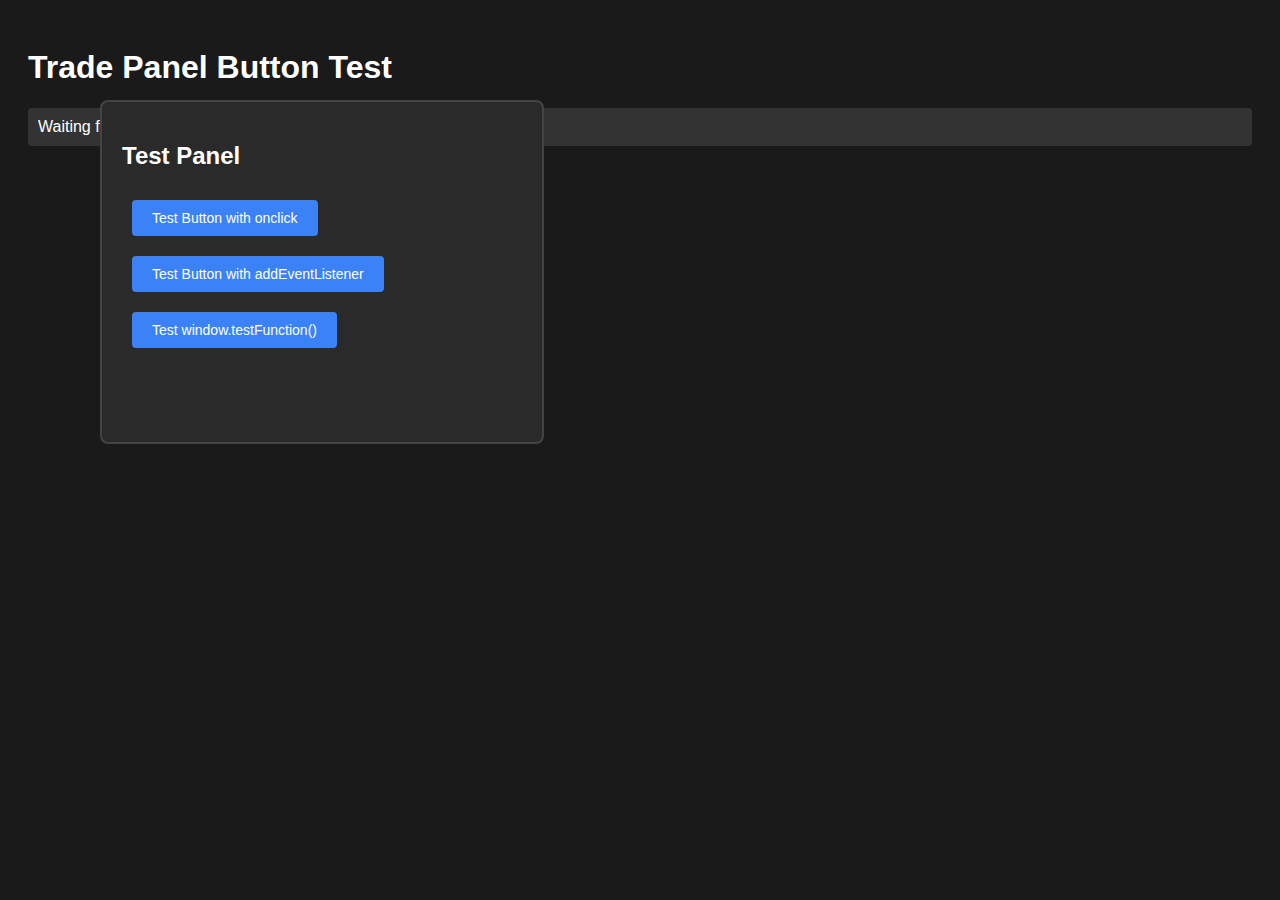
<file: Test Files/test-panel.html>
<!DOCTYPE html>
<html>
<head>
    <title>Trade Panel Test</title>
    <style>
        body { font-family: Arial; padding: 20px; background: #1a1a1a; color: white; }
        .test-panel {
            position: fixed;
            top: 100px;
            left: 100px;
            width: 400px;
            height: 300px;
            background: #2a2a2a;
            border: 2px solid #444;
            border-radius: 8px;
            padding: 20px;
        }
        button {
            padding: 10px 20px;
            margin: 10px;
            cursor: pointer;
            background: #3b82f6;
            color: white;
            border: none;
            border-radius: 4px;
            font-size: 14px;
        }
        button:hover { background: #2563eb; }
        .result { margin: 20px 0; padding: 10px; background: #333; border-radius: 4px; }
    </style>
</head>
<body>
    <h1>Trade Panel Button Test</h1>

    <div class="result" id="result">Waiting for test...</div>

    <div class="test-panel">
        <h2>Test Panel</h2>
        <button onclick="testClick()">Test Button with onclick</button>
        <button id="testBtn2">Test Button with addEventListener</button>
        <button onclick="window.testFunction()">Test window.testFunction()</button>
    </div>

    <script>
        function testClick() {
            document.getElementById('result').innerHTML = '✅ onclick worked!';
        }

        window.testFunction = function() {
            document.getElementById('result').innerHTML = '✅ window.testFunction() worked!';
        }

        document.getElementById('testBtn2').addEventListener('click', function() {
            document.getElementById('result').innerHTML = '✅ addEventListener worked!';
        });

        // Log everything
        console.log('Test page loaded');
        console.log('testClick function:', typeof testClick);
        console.log('window.testFunction:', typeof window.testFunction);
        console.log('testBtn2 element:', document.getElementById('testBtn2'));
    </script>
</body>
</html>
</file>
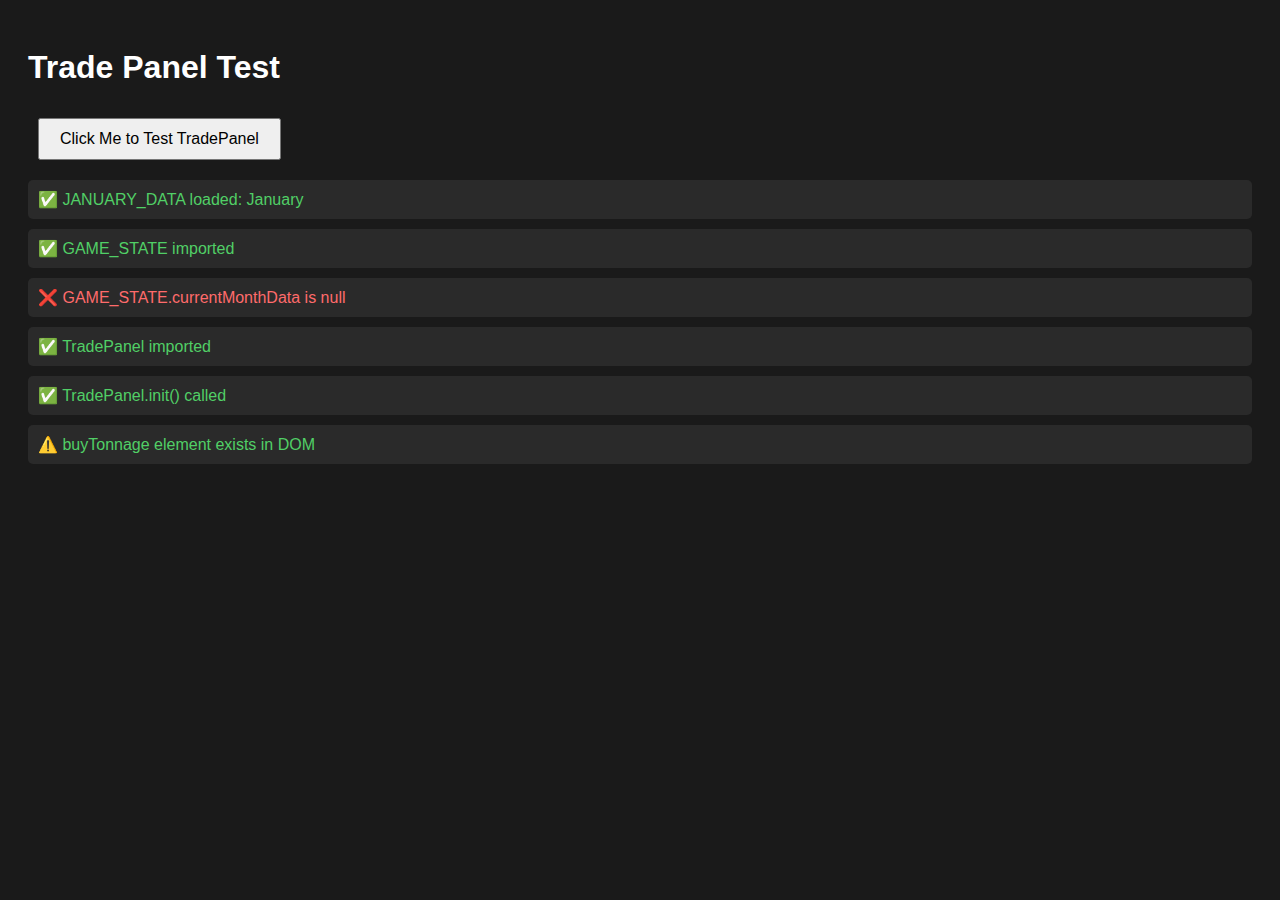
<file: Test Files/test.html>
<!DOCTYPE html>
<html lang="en">
<head>
    <meta charset="UTF-8">
    <title>Simple Test</title>
    <style>
        body { font-family: Arial; padding: 20px; background: #1a1a1a; color: #fff; }
        button { padding: 10px 20px; margin: 10px; font-size: 16px; cursor: pointer; }
        .result { background: #2a2a2a; padding: 10px; margin: 10px 0; border-radius: 5px; }
        .error { color: #ff6b6b; }
        .success { color: #51cf66; }
    </style>
</head>
<body>
    <h1>Trade Panel Test</h1>

    <button id="testBtn">Click Me to Test TradePanel</button>

    <div id="output"></div>

    <!-- Load data files -->
    <script src="data/january.js"></script>

    <!-- Load as module -->
    <script type="module">
        const output = document.getElementById('output');

        function log(msg, isError = false) {
            const div = document.createElement('div');
            div.className = 'result ' + (isError ? 'error' : 'success');
            div.textContent = msg;
            output.appendChild(div);
        }

        // Test 1: Check if data loaded
        if (window.JANUARY_DATA) {
            log('✅ JANUARY_DATA loaded: ' + window.JANUARY_DATA.MONTH);
        } else {
            log('❌ JANUARY_DATA not loaded', true);
        }

        // Test 2: Import and init GAME_STATE
        try {
            const { GAME_STATE } = await import('./js/core/game-state.js');
            log('✅ GAME_STATE imported');

            GAME_STATE.init();

            if (GAME_STATE.currentMonthData) {
                log('✅ GAME_STATE initialized with month: ' + GAME_STATE.currentMonthData.MONTH);
            } else {
                log('❌ GAME_STATE.currentMonthData is null', true);
            }

            window.GAME_STATE = GAME_STATE;
        } catch (e) {
            log('❌ Error with GAME_STATE: ' + e.message, true);
        }

        // Test 3: Import and init TradePanel
        try {
            const { TradePanel } = await import('./js/core/trade-panel.js');
            log('✅ TradePanel imported');

            TradePanel.init();
            log('✅ TradePanel.init() called');

            window.TradePanel = TradePanel;

            // Test 4: Check if init actually attached listeners
            const buyBtn = document.getElementById('buyTonnage');
            if (buyBtn) {
                log('⚠️ buyTonnage element exists in DOM');
            } else {
                log('ℹ️ buyTonnage element not in DOM (that\'s ok, it\'s in trade panel)');
            }

            // Test 5: Try calling openBuy
            document.getElementById('testBtn').addEventListener('click', () => {
                try {
                    TradePanel.openBuy('CALLAO', 'Callao, Peru', 5, 17, 'LME', 15, true);
                    log('✅ TradePanel.openBuy() called successfully!');
                    log('ℹ️ Check if blue popup appeared on screen');
                } catch (e) {
                    log('❌ Error calling openBuy: ' + e.message, true);
                }
            });

        } catch (e) {
            log('❌ Error with TradePanel: ' + e.message, true);
        }
    </script>

    <!-- Trade panel HTML (copied from index.html) -->
    <div class="trade-panel" id="buyPanel" style="display: none; position: fixed; width: 500px; height: 500px; background: #2a2a2a; border: 2px solid #333; border-radius: 12px; z-index: 3000;">
        <div class="trade-panel-header" id="buyPanelHeader" style="background: linear-gradient(135deg, #3b82f6, #2563eb); padding: 15px 20px; cursor: move; display: flex; justify-content: space-between; align-items: center;">
            <span style="font-size: 16px; font-weight: 700; color: white;">Buy Copper</span>
            <button id="buyPanelClose" style="background: rgba(255, 255, 255, 0.2); border: none; color: white; width: 28px; height: 28px; border-radius: 50%; cursor: pointer; font-size: 20px;">×</button>
        </div>
        <div style="padding: 20px; overflow-y: auto; height: calc(100% - 60px);">
            <div style="background: #242424; border: 1px solid #333; border-radius: 6px; padding: 12px; margin-bottom: 20px;">
                <div style="display: flex; justify-content: space-between; padding: 6px 0; font-size: 13px;">
                    <span style="color: #888; font-weight: 600;">SUPPLIER</span>
                    <span id="buySupplier" style="color: #e0e0e0; font-weight: 500;">CALLAO</span>
                </div>
                <div style="display: flex; justify-content: space-between; padding: 6px 0; font-size: 13px;">
                    <span style="color: #888; font-weight: 600;">PORT</span>
                    <span id="buyPort" style="color: #e0e0e0; font-weight: 500;">Callao, Peru</span>
                </div>
            </div>

            <div style="margin-bottom: 20px;">
                <label style="display: block; font-size: 12px; color: #888; font-weight: 600; margin-bottom: 8px;">Tonnage (MT)</label>
                <input type="number" id="buyTonnage" min="5" value="5" style="width: 100%; background: #242424; border: 1px solid #333; border-radius: 6px; padding: 10px; color: #e0e0e0; font-size: 14px;">
                <div id="buyRange" style="font-size: 11px; color: #888; margin-top: 6px;">Range: 5 - 17 MT</div>
            </div>

            <div style="margin-bottom: 20px;">
                <label style="display: block; font-size: 12px; color: #888; font-weight: 600; margin-bottom: 8px;">Destination Port</label>
                <select id="buyDestination" style="width: 100%; background: #242424; border: 1px solid #333; border-radius: 6px; padding: 10px; color: #e0e0e0; font-size: 14px;">
                    <option value="">Select destination...</option>
                </select>
            </div>

            <button id="executeBuyBtn" style="width: 100%; background: linear-gradient(135deg, #3b82f6, #2563eb); border: none; color: white; padding: 12px; border-radius: 8px; font-size: 13px; font-weight: 700; cursor: pointer;">PURCHASE COPPER</button>
        </div>
    </div>
</body>
</html>
</file>
